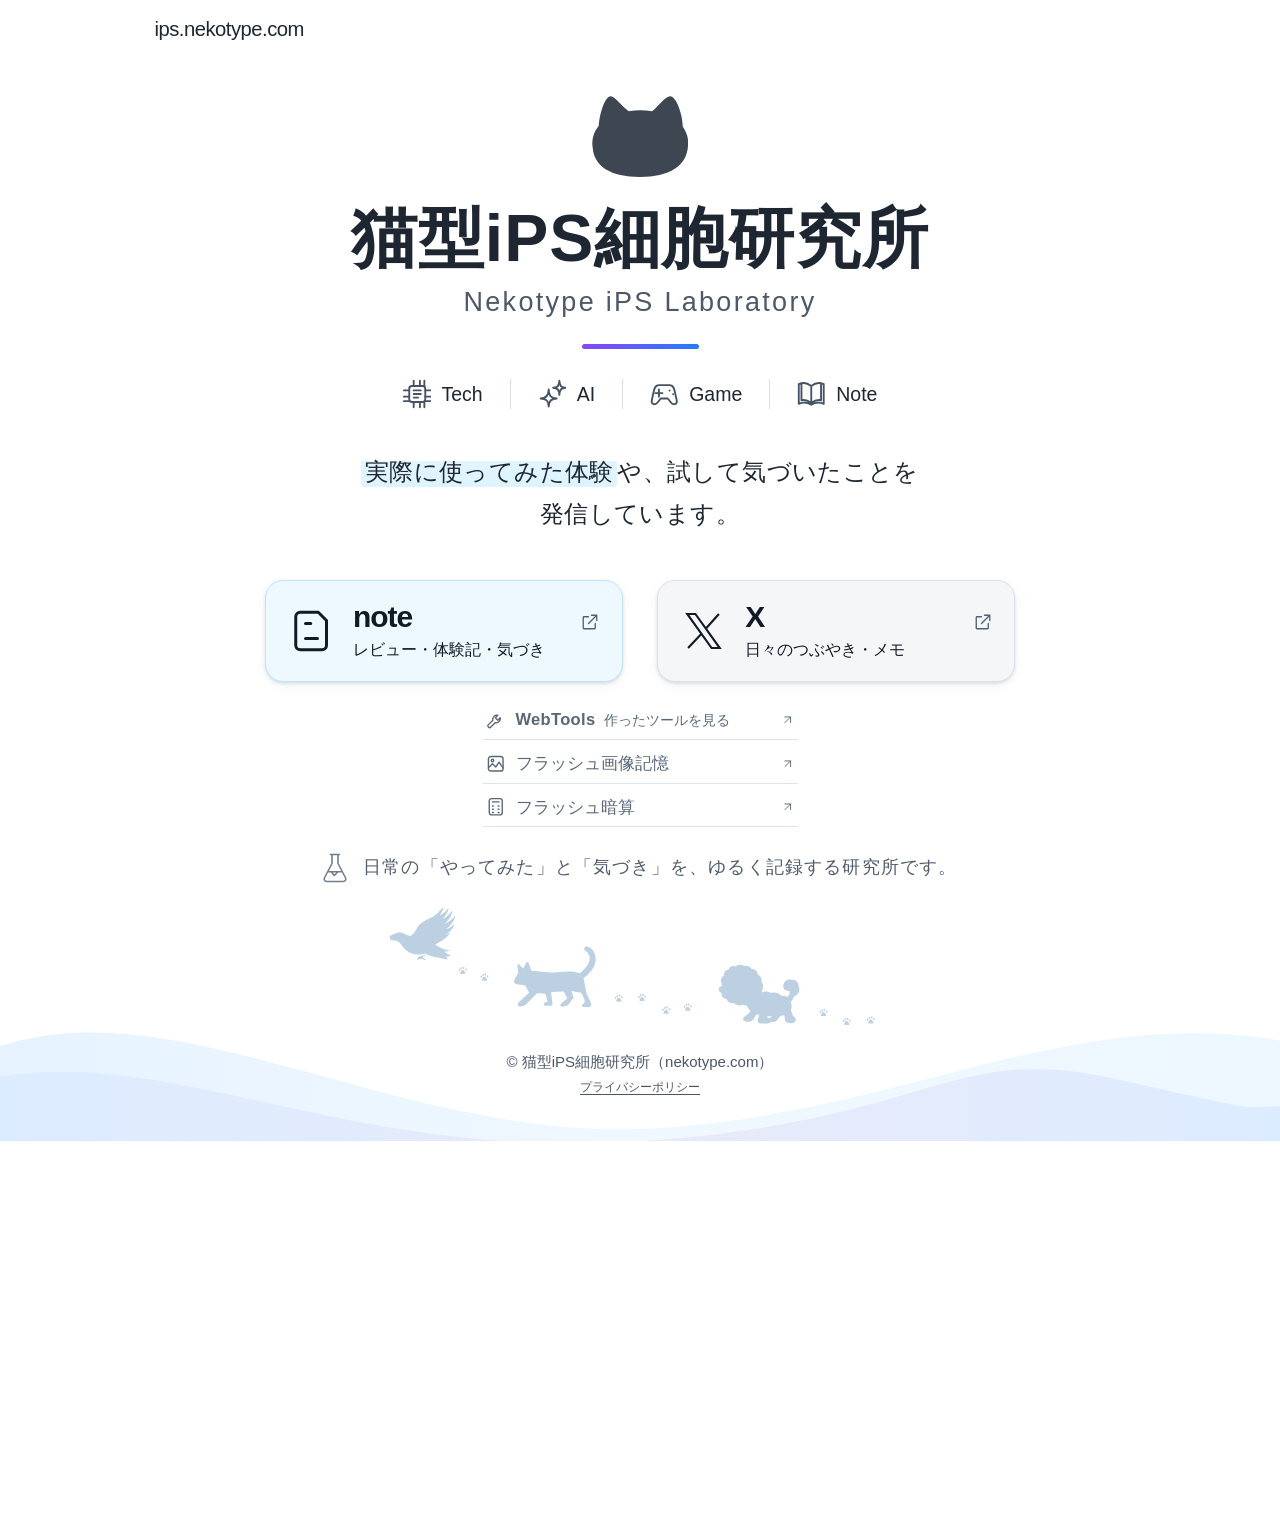
<file: index.html>
<!doctype html>
<html lang="ja">
<head>
  <meta charset="utf-8">
  <!-- Google tag (gtag.js) -->
  <script async src="https://www.googletagmanager.com/gtag/js?id=G-LGYK0YFJ6L"></script>
  <script>
    window.dataLayer = window.dataLayer || [];
    function gtag(){dataLayer.push(arguments);}
    gtag('js', new Date());
    gtag('config', 'G-LGYK0YFJ6L');
  </script>
  <meta name="viewport" content="width=device-width, initial-scale=1">
  <title>猫型iPS細胞研究所 | Nekotype iPS Laboratory</title>
  <meta name="description" content="技術・AI・ゲーム・日常の体験記録。実際に使ってみた体験や、試して気づいたことをnoteとXで発信しています。">
  <link rel="canonical" href="https://ips.nekotype.com/">
  <meta property="og:type" content="website">
  <meta property="og:locale" content="ja_JP">
  <meta property="og:site_name" content="猫型iPS細胞研究所">
  <meta property="og:title" content="猫型iPS細胞研究所 | Nekotype iPS Laboratory">
  <meta property="og:description" content="日常の「やってみた」と「気づき」を、ゆるく記録する研究所です。技術・AI・ゲーム・日常の体験記録をnoteとXで。">
  <meta property="og:url" content="https://ips.nekotype.com/">
  <meta property="og:image" content="https://ips.nekotype.com/assets/ogp.png">
  <meta property="og:image:width" content="1200">
  <meta property="og:image:height" content="630">
  <meta property="og:image:alt" content="猫のシルエットと猫型iPS細胞研究所のロゴ">
  <meta name="twitter:card" content="summary_large_image">
  <meta name="twitter:site" content="@RassanBot">
  <meta name="theme-color" content="#ffffff">
  <link rel="icon" href="assets/cat-face.svg" type="image/svg+xml">
  <link rel="stylesheet" href="css/style.css">
</head>
<body>
  <svg class="icon-definitions" xmlns="http://www.w3.org/2000/svg" aria-hidden="true"><defs>
    <symbol id="tech" viewBox="0 0 32 32"><rect x="7" y="7" width="18" height="18" rx="3"/><path d="M12 1v6m7-6v6m5-6v6M12 25v6m7-6v6m5-6v6M1 12h6m-6 7h6m-6 5h6m18-12h6m-6 7h6m-6 5h6M12 12h8m-8 4h8m-8 4h5"/></symbol>
    <symbol id="ai" viewBox="0 0 32 32"><path d="M12 11c0 7-3 10-9 10 6 0 9 3 9 9 0-6 3-9 9-9-6 0-9-3-9-10ZM24 1c0 5-2 8-7 8 5 0 7 3 7 8 0-5 2-8 7-8-5 0-7-3-7-8Z"/></symbol>
    <symbol id="game" viewBox="0 0 32 32"><path d="M10 6h12c4 0 5 3 6 8l2 9c1 5-4 6-7 2l-3-4h-8l-3 4c-3 4-8 3-7-2l2-9c1-5 2-8 6-8Z"/><path d="M10 11v8m-4-4h8m8-3v.1m4 4v.1"/></symbol>
    <symbol id="book" viewBox="0 0 32 32"><path d="M16 7C11 3 6 3 2 5v22c5-2 9-2 14 1 5-3 9-3 14-1V5c-4-2-9-2-14 2Zm0 0v21M5 4v19c4-1 7 0 11 3 4-3 7-4 11-3V4"/></symbol>
    <symbol id="external" viewBox="0 0 24 24"><path d="M14 3h7v7m0-7L10 14M10 5H4a1 1 0 0 0-1 1v14a1 1 0 0 0 1 1h14a1 1 0 0 0 1-1v-6"/></symbol>
    <symbol id="note" viewBox="0 0 48 56"><path d="M9 3h24l11 11v33a6 6 0 0 1-6 6H9a6 6 0 0 1-6-6V9a6 6 0 0 1 6-6Z"/><path d="M16 18h7M16 38h16"/></symbol>
    <symbol id="x" viewBox="0 0 48 48"><path d="M4 3h10l30 42H34ZM43 3 27 21M21 28 5 45"/></symbol>
    <symbol id="flask" viewBox="0 0 32 40"><path d="M10 2h12M12 2v12L2 33c-1 2 0 5 3 5h22c3 0 4-3 3-5L20 14V2M7 25h18M11 25l4 5 4-4"/></symbol>
    <symbol id="paw" viewBox="0 0 20 20"><path d="M6 12c2-4 5-4 8 0 5 6-1 7-4 5-4 2-8 0-4-5Z"/><ellipse cx="3" cy="9" rx="2" ry="2.5"/><ellipse cx="7" cy="5" rx="2" ry="2.5"/><ellipse cx="12" cy="4" rx="2" ry="2.5"/><ellipse cx="17" cy="8" rx="2" ry="2.5"/></symbol>
  </defs></svg>
  <header class="site-header"><span>ips.nekotype.com</span></header>
  <main id="main">
    <section class="intro" aria-labelledby="site-title">
      <img class="cat-face" src="assets/cat-face.svg" width="128" height="110" alt="">
      <h1 id="site-title">猫型iPS細胞研究所</h1>
      <p class="subtitle" lang="en">Nekotype iPS Laboratory</p>
      <div class="accent" aria-hidden="true"></div>
      <ul class="categories" aria-label="発信するテーマ">
        <li><svg class="icon" aria-hidden="true"><use href="#tech"/></svg><span lang="en">Tech</span></li>
        <li><svg class="icon" aria-hidden="true"><use href="#ai"/></svg><span lang="en">AI</span></li>
        <li><svg class="icon" aria-hidden="true"><use href="#game"/></svg><span lang="en">Game</span></li>
        <li><svg class="icon" aria-hidden="true"><use href="#book"/></svg><span lang="en">Note</span></li>
      </ul>
      <p class="description"><mark>実際に使ってみた体験</mark>や、<wbr>試して気づいたことを<br class="desktop-break">発信しています。</p>
    </section>
    <nav class="social-links" aria-label="noteとXで発信しています">
      <a class="social-card note-card" href="https://note.com/note_rassan">
        <svg class="brand-icon note-icon" aria-hidden="true"><use href="#note"/></svg>
        <span class="card-copy"><span class="card-title" lang="en">note</span><span class="card-description">レビュー・体験記・気づき</span></span>
        <svg class="external-icon" aria-hidden="true"><use href="#external"/></svg>
      </a>
      <a class="social-card x-card" href="https://x.com/RassanBot">
        <svg class="brand-icon x-icon" aria-hidden="true"><use href="#x"/></svg>
        <span class="card-copy"><span class="card-title" lang="en">X</span><span class="card-description">日々のつぶやき・メモ</span></span>
        <svg class="external-icon" aria-hidden="true"><use href="#external"/></svg>
      </a>
    </nav>
    <nav class="project-links" aria-label="自作ツール・ゲーム">
      <a href="https://nekotype.github.io/WebTools/">
        <svg class="project-icon" viewBox="0 0 24 24" aria-hidden="true"><path d="M14.5 6.5a5 5 0 0 0-6 6L3 18a2.1 2.1 0 0 0 3 3l5.5-5.5a5 5 0 0 0 6-6l-3 3-3-3Z"/></svg>
        <span class="project-label"><span class="project-name" lang="en">WebTools</span><span class="project-description">作ったツールを見る</span></span>
        <svg class="project-arrow" viewBox="0 0 24 24" aria-hidden="true"><path d="M7 17 17 7M7 7h10v10"/></svg>
      </a>
      <a href="https://nekotype.github.io/AfterImage/">
        <svg class="project-icon" viewBox="0 0 24 24" aria-hidden="true"><rect x="3" y="3" width="18" height="18" rx="3"/><circle cx="8" cy="8" r="1.5"/><path d="m3 17 5-5 4 4 4-6 5 7"/></svg>
        <span class="project-label">フラッシュ画像記憶</span>
        <svg class="project-arrow" viewBox="0 0 24 24" aria-hidden="true"><path d="M7 17 17 7M7 7h10v10"/></svg>
      </a>
      <a href="https://nekotype.github.io/MentalMath/">
        <svg class="project-icon" viewBox="0 0 24 24" aria-hidden="true"><rect x="4" y="2" width="16" height="20" rx="3"/><path d="M8 6h8M8 11h1m6 0h1m-8 4h1m6 0h1m-8 4h1m6 0h1"/></svg>
        <span class="project-label">フラッシュ暗算</span>
        <svg class="project-arrow" viewBox="0 0 24 24" aria-hidden="true"><path d="M7 17 17 7M7 7h10v10"/></svg>
      </a>
    </nav>
    <p class="lab-note"><svg class="icon" aria-hidden="true"><use href="#flask"/></svg><span>日常の「やってみた」と「気づき」を、<wbr>ゆるく記録する研究所です。</span></p>
  </main>
  <footer class="site-footer">
    <div class="animal-parade" aria-hidden="true">
      <img class="animal crow" src="assets/crow-flying.svg" width="100" height="92" alt="">
      <img class="animal walking-cat" src="assets/cat-walking.svg" width="125" height="100" alt="">
      <img class="animal bichon" src="assets/bichon.svg" width="125" height="100" alt="">
      <svg class="tracks" viewBox="0 0 700 170"><g fill="currentColor"><use href="#paw" x="107" y="87" width="12" height="12"/><use href="#paw" x="136" y="96" width="12" height="12"/><use href="#paw" x="315" y="124" width="12" height="12"/><use href="#paw" x="346" y="123" width="12" height="12"/><use href="#paw" x="378" y="140" width="12" height="12"/><use href="#paw" x="407" y="136" width="12" height="12"/><use href="#paw" x="588" y="143" width="12" height="12"/><use href="#paw" x="619" y="155" width="12" height="12"/><use href="#paw" x="651" y="153" width="12" height="12"/></g></svg>
    </div>
    <svg class="waves" viewBox="0 0 1440 180" preserveAspectRatio="none" aria-hidden="true"><defs><linearGradient id="wave-back"><stop stop-color="#e6f3ff"/><stop offset=".52" stop-color="#f0f8ff"/><stop offset="1" stop-color="#edf7ff"/></linearGradient><linearGradient id="wave-front"><stop stop-color="#dcecff"/><stop offset=".55" stop-color="#e8eafb"/><stop offset="1" stop-color="#dcecff"/></linearGradient></defs><path fill="url(#wave-back)" d="M0 33C200-60 455 182 735 160S1200-32 1440 24V180H0Z"/><path fill="url(#wave-front)" d="M0 80C200 35 394 210 720 180S1070 27 1250 82 1390 127 1440 126V180H0Z"/></svg>
    <p class="copyright"><small>© 猫型iPS細胞研究所（nekotype.com）</small><a class="privacy-link" href="privacy.html">プライバシーポリシー</a></p>
  </footer>
</body>
</html>
</file>
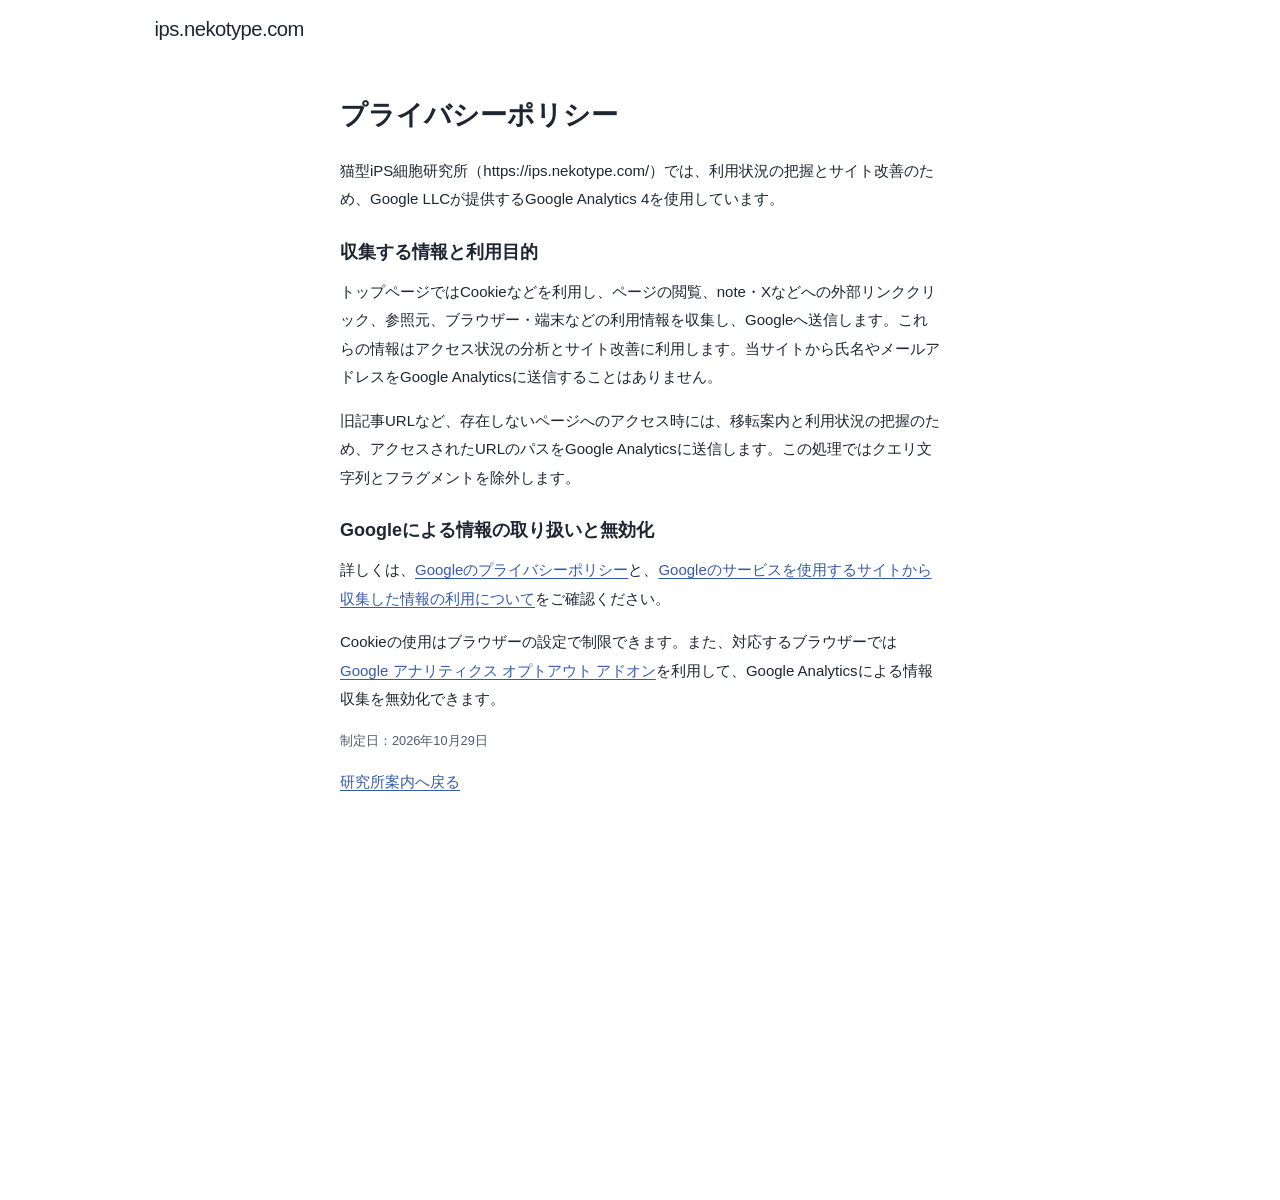
<file: privacy.html>
<!doctype html>
<html lang="ja">
<head>
  <meta charset="utf-8">
  <!-- Google tag (gtag.js) -->
  <script async src="https://www.googletagmanager.com/gtag/js?id=G-LGYK0YFJ6L"></script>
  <script>
    window.dataLayer = window.dataLayer || [];
    function gtag(){dataLayer.push(arguments);}
    gtag('js', new Date());
    gtag('config', 'G-LGYK0YFJ6L');
  </script>
  <meta name="viewport" content="width=device-width, initial-scale=1">
  <title>プライバシーポリシー | 猫型iPS細胞研究所</title>
  <meta name="description" content="猫型iPS細胞研究所におけるGoogle Analytics 4の利用と、アクセス情報の取り扱いについて。">
  <link rel="canonical" href="https://ips.nekotype.com/privacy.html">
  <link rel="icon" href="assets/cat-face.svg" type="image/svg+xml">
  <link rel="stylesheet" href="css/style.css">
</head>
<body>
  <header class="site-header"><span>ips.nekotype.com</span></header>
  <main class="privacy-content">
    <h1>プライバシーポリシー</h1>
    <p>猫型iPS細胞研究所（https://ips.nekotype.com/）では、利用状況の把握とサイト改善のため、Google LLCが提供するGoogle Analytics 4を使用しています。</p>
    <h2>収集する情報と利用目的</h2>
    <p>トップページではCookieなどを利用し、ページの閲覧、note・Xなどへの外部リンククリック、参照元、ブラウザー・端末などの利用情報を収集し、Googleへ送信します。これらの情報はアクセス状況の分析とサイト改善に利用します。当サイトから氏名やメールアドレスをGoogle Analyticsに送信することはありません。</p>
    <p>旧記事URLなど、存在しないページへのアクセス時には、移転案内と利用状況の把握のため、アクセスされたURLのパスをGoogle Analyticsに送信します。この処理ではクエリ文字列とフラグメントを除外します。</p>
    <h2>Googleによる情報の取り扱いと無効化</h2>
    <p>詳しくは、<a href="https://policies.google.com/privacy?hl=ja">Googleのプライバシーポリシー</a>と、<a href="https://policies.google.com/technologies/partner-sites?hl=ja">Googleのサービスを使用するサイトから収集した情報の利用について</a>をご確認ください。</p>
    <p>Cookieの使用はブラウザーの設定で制限できます。また、対応するブラウザーでは<a href="https://tools.google.com/dlpage/gaoptout?hl=ja">Google アナリティクス オプトアウト アドオン</a>を利用して、Google Analyticsによる情報収集を無効化できます。</p>
    <p class="privacy-date">制定日：2026年10月29日</p>
    <p><a href="index.html">研究所案内へ戻る</a></p>
  </main>
</body>
</html>
</file>
<file: css/style.css>
:root{color-scheme:light;--ink:#1e2632;--muted:#505c6d;--animal:#bcd0e1}
*{box-sizing:border-box}html{background:#fff}body{margin:0;color:var(--ink);font-family:-apple-system,BlinkMacSystemFont,"Hiragino Sans","Noto Sans JP","Segoe UI",Meiryo,"Yu Gothic",sans-serif;-webkit-font-smoothing:antialiased}.icon-definitions{position:absolute;width:0;height:0;overflow:hidden}.site-header{max-width:1440px;margin:auto;padding:24px 4.25%;font-size:27px;letter-spacing:-.025em}main{width:min(100% - 64px,1000px);margin:auto;text-align:center}.intro{padding-top:54px}.cat-face{display:block;margin:auto;width:128px;height:110px}h1{font-size:clamp(38px,6.6vw,80px);line-height:1.3;letter-spacing:.015em;margin:25px -25px 0;font-weight:800}.subtitle{margin:0;color:#4d5869;font-size:36px;letter-spacing:.085em;line-height:1.6}.accent{width:156px;height:7px;border-radius:10px;background:linear-gradient(90deg,#8846f8,#247dff);margin:32px auto 40px}.categories{list-style:none;padding:0;margin:0 auto;display:flex;justify-content:center;align-items:center;max-width:720px}.categories li{display:flex;align-items:center;justify-content:center;gap:14px;padding:0 36px;font-size:26px;line-height:40px}.categories li+li{border-left:1px solid #d9e2ec}.icon{width:38px;height:40px;flex-shrink:0;fill:none;stroke:currentColor;stroke-width:2.1;stroke-linecap:round;stroke-linejoin:round;color:#465365}.description{font-size:32px;line-height:1.75;font-weight:500;margin:60px auto 60px;letter-spacing:.015em}mark{color:inherit;background:linear-gradient(0deg,#ddf4ff 0%,#e1f5ff 85%,transparent 85%);border-radius:4px;padding:3px 5px;box-decoration-break:clone;-webkit-box-decoration-break:clone}.social-links{display:grid;grid-template-columns:1fr 1fr;gap:46px;text-align:left}.social-card{color:#121a25;text-decoration:none;display:flex;align-items:center;gap:30px;position:relative;min-height:136px;border-radius:24px;padding:22px 34px;border:1px solid #dbe2ec;background:#f5f6f8;box-shadow:0 2px 4px #273e5b24,0 5px 14px #334b6410;transition:transform .2s ease,box-shadow .2s ease}.note-card{background:#eef8ff;border-color:#c1e3ff}.social-card:hover{transform:translateY(-5px);box-shadow:0 9px 22px #385c7c24}.social-card:focus-visible{outline:3px solid #476be0;outline-offset:5px}.brand-icon{flex-shrink:0;fill:none;stroke:currentColor;stroke-linecap:round;stroke-linejoin:round;width:52px;height:56px;stroke-width:4}.x-icon{stroke-width:2.6;stroke-linecap:butt;stroke-linejoin:miter}.card-copy{display:flex;flex-direction:column;gap:3px}.card-title{font-size:40px;font-weight:750;line-height:1.15;letter-spacing:-.035em}.card-description{font-size:21px;line-height:1.6;white-space:nowrap}.external-icon{width:24px;height:24px;fill:none;stroke:#536174;stroke-width:1.8;stroke-linecap:round;stroke-linejoin:round;position:absolute;right:30px;top:42px}.lab-note{display:flex;align-items:center;justify-content:center;gap:22px;font-size:24px;letter-spacing:.065em;color:var(--muted);line-height:1.8;margin:46px -30px 0}.lab-note .icon{height:40px;width:32px;color:#727e8e}.site-footer{position:relative;min-height:318px;padding-top:17px;overflow:hidden}.animal-parade{position:relative;margin:0 auto;width:min(700px,90%);height:180px;color:var(--animal)}.animal{position:absolute;object-fit:contain}.crow{left:2%;top:8px;width:92px;height:88px}.walking-cat{left:26%;top:53px;width:116px;height:100px}.bichon{left:64%;top:80px;width:120px;height:90px}.tracks{position:absolute;inset:0;width:100%;height:100%}.waves{position:absolute;bottom:0;left:0;width:100%;height:155px;z-index:0}.copyright{position:relative;z-index:1;margin:42px 20px 60px;text-align:center;color:#4a576a;font-size:20px}.copyright small{font-size:inherit}
@media(min-width:1440px){.intro{padding-top:70px}}
@media(max-width:1000px){h1{font-size:6.5vw;margin-left:0;margin-right:0}.subtitle{font-size:29px}.categories li{padding:0 26px}.social-links{gap:24px}.social-card{padding:24px;gap:20px}.card-description{font-size:17px}.card-title{font-size:35px}.external-icon{right:20px;top:30px}.description{font-size:27px}.lab-note{font-size:20px;margin-left:0;margin-right:0}}
@media(max-width:640px){.site-header{padding:20px 24px;font-size:19px}main{width:calc(100% - 40px)}.intro{padding-top:34px}.cat-face{width:88px;height:78px}h1{font-size:clamp(26px,7.1vw,45px);margin-top:24px;letter-spacing:0;white-space:nowrap}.subtitle{font-size:clamp(14px,4.1vw,24px);letter-spacing:.055em;margin-top:8px}.accent{width:100px;height:5px;margin:26px auto 30px}.categories{max-width:370px}.categories li{font-size:16px;gap:7px;padding:0 12px;line-height:28px}.categories .icon{width:24px;height:27px}.description{font-size:20px;line-height:1.95;margin:35px 0 36px;letter-spacing:0}.desktop-break{display:none}.social-links{grid-template-columns:1fr;gap:18px;max-width:440px;margin:auto}.social-card{min-height:112px;border-radius:20px;padding:22px 26px;gap:24px}.brand-icon{width:42px;height:48px}.card-title{font-size:32px}.card-description{font-size:17px}.external-icon{right:24px;top:30px;width:21px;height:21px}.lab-note{font-size:16px;gap:13px;margin-top:32px;letter-spacing:.02em;text-align:left;align-items:flex-start}.lab-note .icon{width:26px;height:34px;margin-top:6px}.site-footer{min-height:244px;padding-top:24px}.animal-parade{height:132px;max-width:400px}.crow{width:60px;height:60px;top:0;left:1%}.walking-cat{width:74px;height:68px;top:33px;left:27%}.bichon{width:78px;height:65px;top:52px;left:65%}.copyright{font-size:13px;margin:25px 12px 30px}.waves{height:94px}}
@media(prefers-reduced-motion:reduce){.social-card{transition:none}.social-card:hover{transform:none}}
@media(max-width:640px){.categories{display:grid;grid-template-columns:repeat(4,minmax(0,1fr))}.categories li{padding:0 6px;font-size:15px;gap:6px}.categories .icon{width:22px;height:25px}.social-card{padding-left:22px;padding-right:22px;gap:20px}.card-description{font-size:clamp(14px,4.2vw,17px)}}@media(min-width:1001px){.intro{padding-top:47px}h1{font-size:clamp(72px,7.33vw,88px)}.accent{margin-top:26px}.description{margin-top:56px}.copyright{margin-top:28px}}

/* Scale the complete composition, including SVGs and spacing, to 75%. */
body{zoom:.75;min-height:calc(100vh / .75);display:flex;flex-direction:column}
.site-header{width:100%;margin:0 auto}
main{margin:0 auto}
.site-footer{width:100%;margin-top:auto;flex-shrink:0}

/* Privacy information uses the existing palette and leaves landing content unchanged. */
.privacy-link{display:block;width:fit-content;margin:10px auto 0;color:inherit;font-size:16px;text-underline-offset:4px}
.privacy-link:focus-visible,.privacy-content a:focus-visible{outline:3px solid #476be0;outline-offset:4px}
.privacy-content{width:min(100% - 48px,800px);padding:48px 0 64px;text-align:left;line-height:1.9;font-size:20px;overflow-wrap:anywhere}
.privacy-content h1{margin:0 0 28px;font-size:36px;line-height:1.5;white-space:normal;letter-spacing:0}
.privacy-content h2{margin:28px 0 12px;font-size:24px}
.privacy-content p{margin:0 0 20px}
.privacy-content a{color:#365ba8;text-underline-offset:4px}
.privacy-date{color:var(--muted);font-size:17px}
@media(max-width:640px){.privacy-content{padding-top:28px;font-size:20px}.privacy-content h1{font-size:30px}.privacy-content h2{font-size:23px}}


/* Secondary links to personal tools and games. */
.project-links{display:flex;flex-direction:column;gap:6px;width:min(100%,420px);margin:24px auto -14px;text-align:left}
.project-links a{display:grid;grid-template-columns:28px minmax(0,1fr) 18px;align-items:center;gap:12px;min-height:48px;padding:8px 4px;color:#596879;text-decoration:none;border-bottom:1px solid #dbe5ef;font-size:22px;line-height:1.6;transition:color .2s,border-color .2s}
.project-label{display:flex;flex-wrap:wrap;align-items:baseline;gap:0 12px}
.project-name{font-weight:600;letter-spacing:.02em}
.project-description{font-size:18px}
.project-links svg{fill:none;stroke:currentColor;stroke-width:1.7;stroke-linecap:round;stroke-linejoin:round}
.project-icon{width:26px;height:26px}
.project-arrow{width:18px;height:18px}
.project-links a:hover{color:#365ba8;border-color:#8aaed1}
.project-links a:focus-visible{outline:3px solid #476be0;outline-offset:5px}
@media(max-width:640px){.project-links{margin-top:20px;margin-bottom:-10px}}
@media(prefers-reduced-motion:reduce){.project-links a{transition:none}}
</file>
